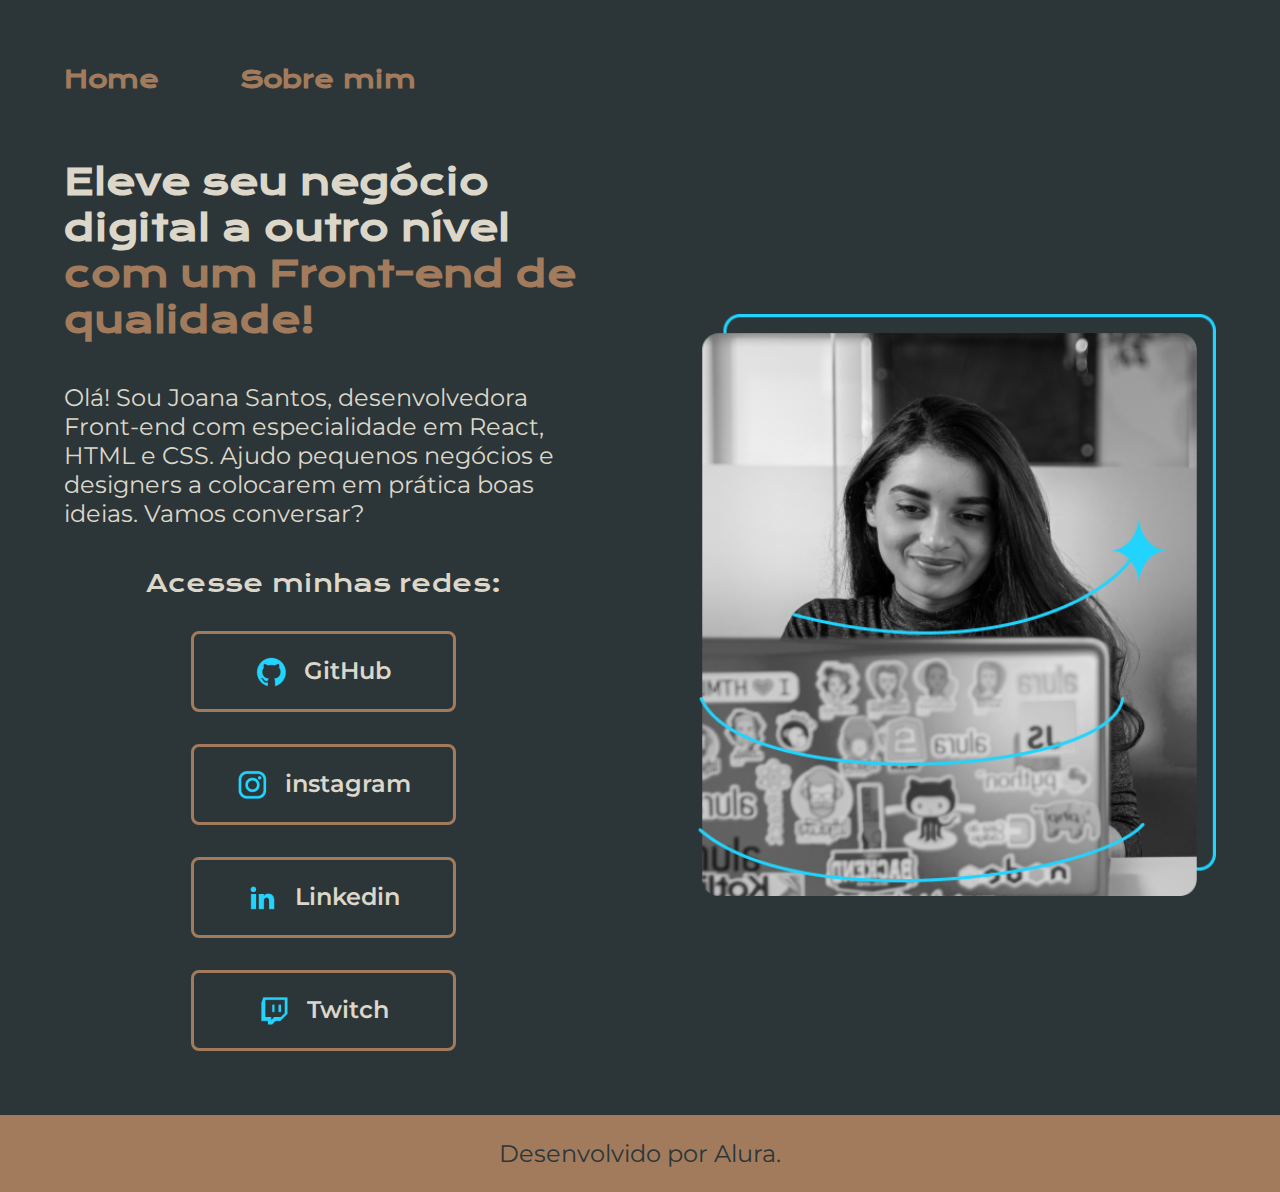
<file: index.html>
<!DOCTYPE html>
<html lang="pt-br">
    <head>
        <meta charset="UTF-8">
        <meta http-equiv="X-UA-Compatible" content="IE=edge">
        <meta name="viewport" content="width=device-width, initial-scale=1.0">
        <title>Portifolio</title>
        <link rel="stylesheet" href="css/style.css">
    </head>
    <body>
        <header class="cabecalho">
            <nav class="cabecalho__menu">
                <a href="index.html" class="cabecalho__menu__link">Home</a>
                <a href="about.html" class="cabecalho__menu__link">Sobre mim</a>
            </nav>
        </header>
        <main class="apresentacao">
            <section class="apresentacao__conteudo">
                <h1 class="apresentacao__conteudo__titulo">Eleve seu negócio digital a outro nível<strong 
                class="titulo-destaque"> com um Front-end de qualidade!
                </strong></h1>
                <p class="apresentacao__conteudo__texto">Olá! Sou Joana Santos, desenvolvedora
                Front-end com especialidade em React, HTML e
                CSS. Ajudo pequenos negócios e designers a
                colocarem em prática boas ideias. Vamos
                conversar?</p>
                <div class="apresentacao__links">
                    <h2 class="apresentacao__links__subtitulo">Acesse minhas redes:</h2>
                    <a class="apresentacao__links__link" href="https://github.com/guilhermeonrails">
                        <img src="assets/github.png" alt="git">
                        GitHub
                    </a>
                    <a class="apresentacao__links__link" href="https://github.com/guilhermeonrails">
                        <img src="assets/instagram.png" alt="insta">
                        instagram
                    </a>
                    <a class="apresentacao__links__link" href="https://github.com/guilhermeonrails">
                        <img src="assets/linkedin.png" alt="link">
                        Linkedin
                    </a>
                    <a class="apresentacao__links__link" href="https://github.com/guilhermeonrails">
                        <img src="assets/twitch.png" alt="twi">
                        Twitch
                    </a>
                </div>
            </section>
            <img class="apresentacao__imagem" src="assets/Imagem.png" alt="Foto da Joana Santos programando">
        </main>
        <footer class="rodape">
            <p>Desenvolvido por Alura.</p>
        </footer>
    </body>
</html>
</file>
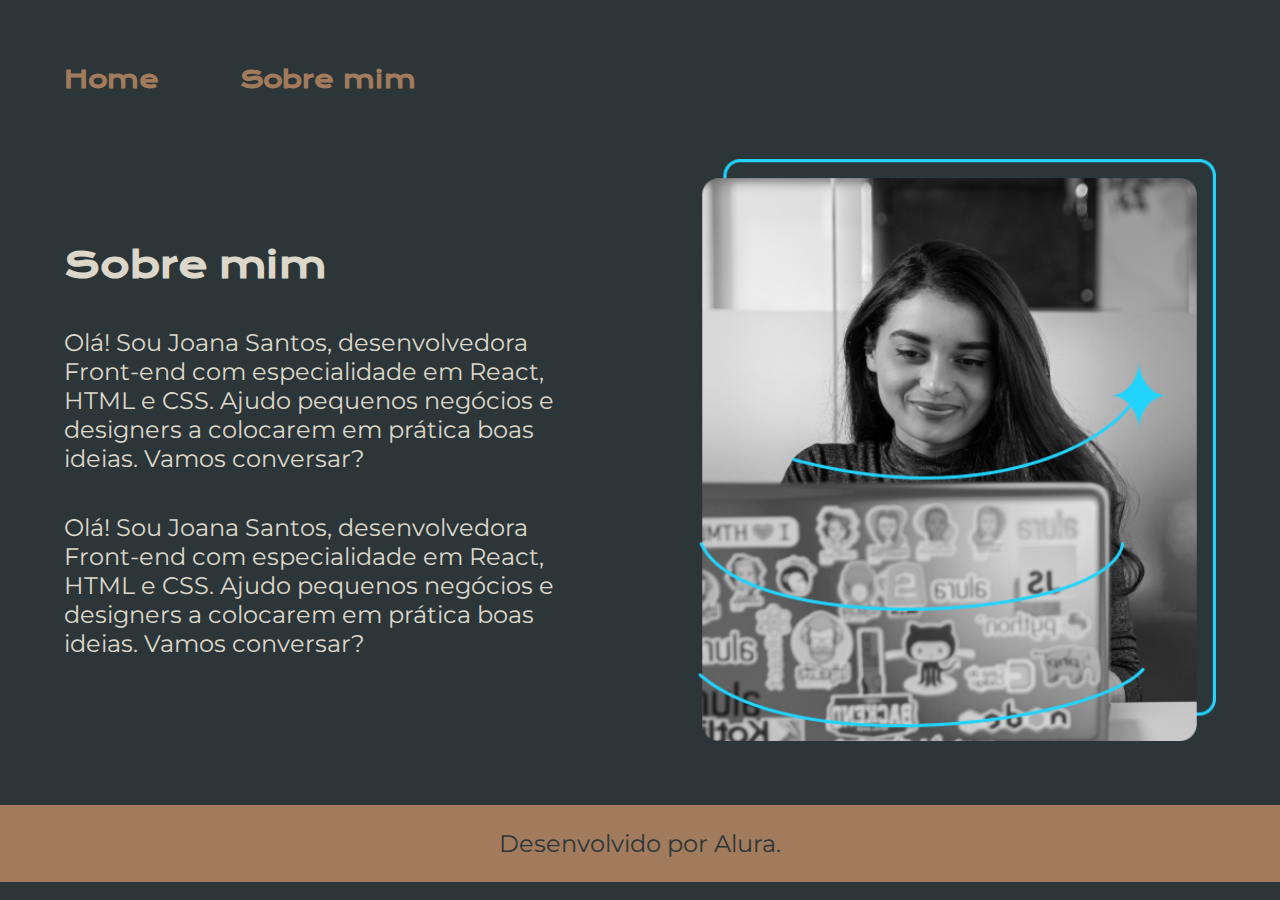
<file: about.html>
<!DOCTYPE html>
<html lang="pt-br">
    <head>
        <meta charset="UTF-8">
        <meta name="viewport" content="width=device-width, initial-scale=1.0">
        <title>Sobre mim</title>
        <link rel="stylesheet" href="css/style.css">
    </head>
    <body>
        <header class="cabecalho">
            <nav class="cabecalho__menu">
                <a href="index.html" class="cabecalho__menu__link">Home</a>
                <a href="about.html" class="cabecalho__menu__link">Sobre mim</a>
            </nav>
        </header>
        <main class="apresentacao">
            <section class="apresentacao__conteudo">
                <h1 class="apresentacao__conteudo__titulo">Sobre mim</h1>
                <p class="apresentacao__conteudo__texto">Olá! Sou Joana Santos, desenvolvedora
                Front-end com especialidade em React, HTML e
                CSS. Ajudo pequenos negócios e designers a
                colocarem em prática boas ideias. Vamos
                conversar?</p>
                <p class="apresentacao__conteudo__texto">Olá! Sou Joana Santos, desenvolvedora
                Front-end com especialidade em React, HTML e
                CSS. Ajudo pequenos negócios e designers a
                colocarem em prática boas ideias. Vamos
                conversar?</p>
            </section>
            <img class="apresentacao__imagem" src="assets/Imagem.png" alt="Foto da Joana Santos programando">
        </main>
        <footer class="rodape">
            <p>Desenvolvido por Alura.</p>
        </footer>
    </body>
</html>
</file>
<file: css/style.css>
@import url('https://fonts.googleapis.com/css2?family=Krona+One&family=Montserrat:wght@400;600&display=swap');

:root {
    --cor-primaria: #2C3639;
    --cor-secundaria: #DCD7C9;
    --cor-terciaria: #A27B5C;
    --cor-hover: #3F4E4F;

    --fonte-primaria: 'Krona One', sans-serif;
    --fonte-secundaria: 'Montserrat', sans-serif;
    
}

*{
    margin: 0;
    padding: 0;
}

body{
    /* height: 100vh; */
    box-sizing: border-box;
    background-color: var(--cor-primaria);
    color: var(--cor-secundaria);
}

.cabecalho{
    padding: 5% 0 0 5%;
}

.cabecalho__menu{
    display: flex;
    gap: 80px;
}

.cabecalho__menu__link{
    font-family: var(--fonte-primaria);
    font-size: 1.5rem;
    font-weight: 600;
    color: var(--cor-terciaria);
    text-decoration: none;
}

.apresentacao{
    padding: 5% 5%;
    display: flex;
    align-items: center;
    justify-content: space-between;
    gap: 10%;
}

.titulo-destaque{
    color: var(--cor-terciaria);
}

.apresentacao__conteudo{
    width: 50%;
    display: flex;
    flex-direction: column;
    gap: 40px;
}

.apresentacao__conteudo__titulo{
    font-size: 2.25rem;
    font-family: var(--fonte-primaria);
}

.apresentacao__conteudo__texto{
    font-size: 1.5rem;
    font-family: var(--fonte-secundaria);
}

.apresentacao__links{
    display: flex;
    justify-content: space-between;
    flex-direction: column;
    align-items: center;
    gap: 32px;
}

.apresentacao__links__subtitulo {
    font-family: var(--fonte-primaria);
    font-weight: 400;
    font-size: 1.5rem;
}

.apresentacao__links__link{
    /* background-color: #22D4FD; ctrl+k+c para comentar */
    display: flex;
    justify-content: center;
    gap: 16px;
    width: 50%;
    text-align: center;
    border-radius: 8px;
    font-size: 1.5rem;
    font-weight: 600;
    padding: 21.5px 0;
    text-decoration: none;
    color: var(--cor-secundaria);
    font-family: var(--fonte-secundaria);
    border: 3px solid var(--cor-terciaria);
}

.apresentacao__links__link:hover{
    background-color: var(--cor-hover); 
    display: flex;
    justify-content: center;
    gap: 16px;
    width: 378px;
    text-align: center;
    border-radius: 8px;
    font-size: 1.5rem;
    font-weight: 600;
    padding: 21.5px 0;
    text-decoration: none;
    color: var(--cor-secundaria);
    font-family: var(--fonte-secundaria);
    border: 3px solid #22d4fd;
}

.rodape {
    padding: 24px;
    color: var(--cor-primaria);
    background-color: var(--cor-terciaria);
    text-align: center;
    font-family: var(--fonte-secundaria);
    font-size: 1.5rem;
    font-weight: 400;
}

.apresentacao__imagem{
    width: 50%;
}

@media (max-width: 700px){
    .apresentacao{
        flex-direction: column-reverse;
    }
    
    .cabecalho {
        padding: 10%;
    }

    .cabecalho__menu {
        justify-content: center;
        padding: 5%;
    }

    .apresentacao__conteudo{
        width: auto;
    }

}
</file>
